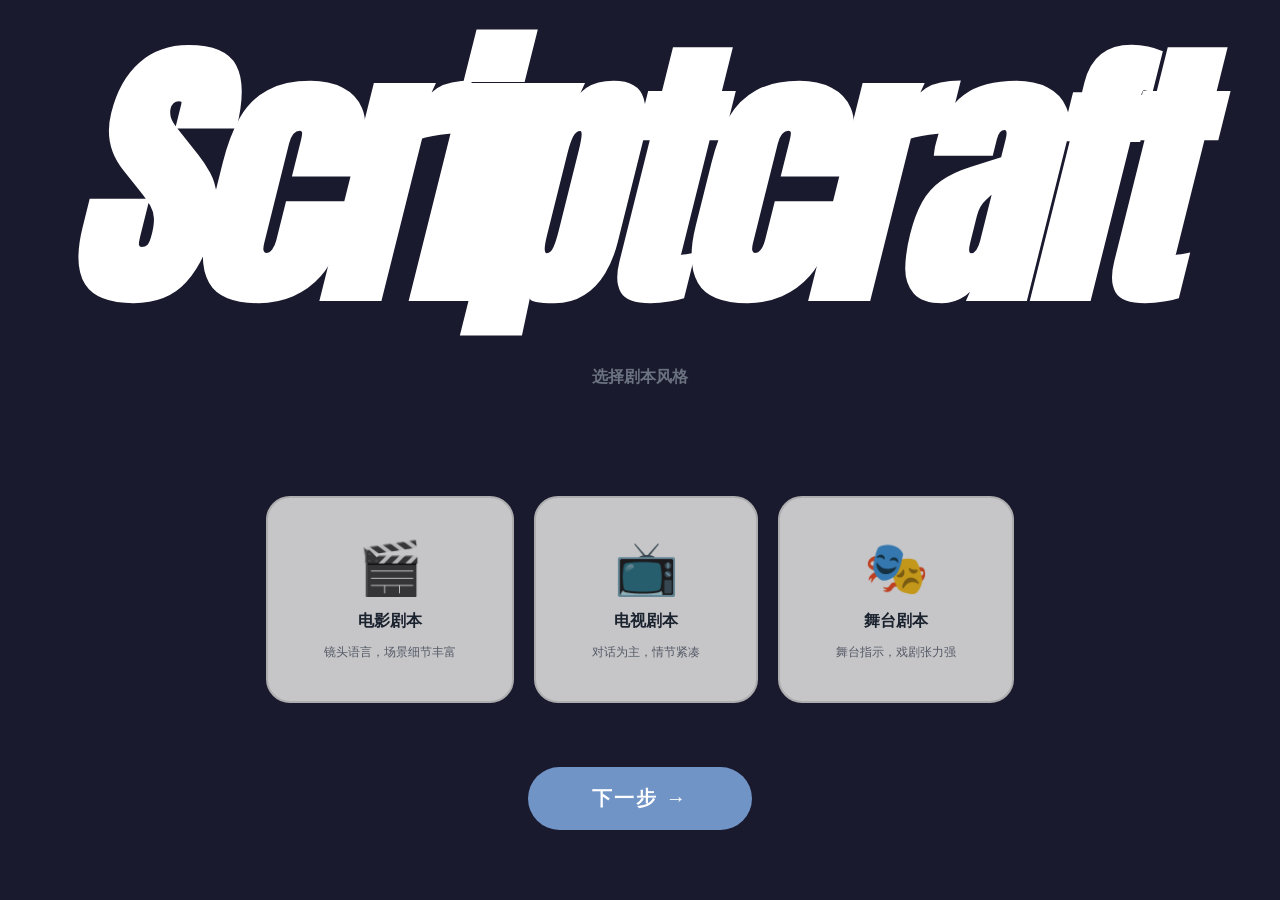
<file: frontend/index.html>
<!DOCTYPE html>
<html lang="zh-CN">
<head>
  <meta charset="UTF-8">
  <meta name="viewport" content="width=device-width, initial-scale=1.0">
  <title>Scriptcraft</title>
  <link rel="stylesheet" href="style.css">
  <link href="https://fonts.googleapis.com/css2?family=Anton&display=swap" rel="stylesheet">
</head>
<body>

<!-- =====================================================
     Scriptcraft 主页面
     页面结构：
       1. 欢迎页        #welcome-page
       2. 输入选择页    #input-select-page
       3. 文字输入页    #text-page
       4. 文件上传页    #file-page
       5. 剧本查看页    #view-script-page
       6. 人物卡查看页  #view-card-page
       7. 人物卡库页    #character-card-page
       8. 剧本库页      #library-page
       9. 人物关系图页  #relationship-page
       10. 分镜脚本页   #storyboard-page
     ===================================================== -->

<!-- ===== 1. 欢迎页：风格选择 ===== -->
<div id="welcome-page" class="page active">
  <!-- 电影胶片装饰（左） -->
  <svg class="film-strip-left" viewBox="0 0 80 900" preserveAspectRatio="none" xmlns="http://www.w3.org/2000/svg">
    <rect width="80" height="900" fill="#4a2e08"/>
    <g fill="#e8dfc0">
      <rect x="8" y="10" width="14" height="22" rx="2"/><rect x="58" y="10" width="14" height="22" rx="2"/>
      <rect x="8" y="42" width="14" height="22" rx="2"/><rect x="58" y="42" width="14" height="22" rx="2"/>
      <rect x="8" y="74" width="14" height="22" rx="2"/><rect x="58" y="74" width="14" height="22" rx="2"/>
      <rect x="8" y="106" width="14" height="22" rx="2"/><rect x="58" y="106" width="14" height="22" rx="2"/>
      <rect x="8" y="138" width="14" height="22" rx="2"/><rect x="58" y="138" width="14" height="22" rx="2"/>
      <rect x="8" y="170" width="14" height="22" rx="2"/><rect x="58" y="170" width="14" height="22" rx="2"/>
      <rect x="8" y="202" width="14" height="22" rx="2"/><rect x="58" y="202" width="14" height="22" rx="2"/>
      <rect x="8" y="234" width="14" height="22" rx="2"/><rect x="58" y="234" width="14" height="22" rx="2"/>
      <rect x="8" y="266" width="14" height="22" rx="2"/><rect x="58" y="266" width="14" height="22" rx="2"/>
      <rect x="8" y="298" width="14" height="22" rx="2"/><rect x="58" y="298" width="14" height="22" rx="2"/>
      <rect x="8" y="330" width="14" height="22" rx="2"/><rect x="58" y="330" width="14" height="22" rx="2"/>
      <rect x="8" y="362" width="14" height="22" rx="2"/><rect x="58" y="362" width="14" height="22" rx="2"/>
      <rect x="8" y="394" width="14" height="22" rx="2"/><rect x="58" y="394" width="14" height="22" rx="2"/>
      <rect x="8" y="426" width="14" height="22" rx="2"/><rect x="58" y="426" width="14" height="22" rx="2"/>
      <rect x="8" y="458" width="14" height="22" rx="2"/><rect x="58" y="458" width="14" height="22" rx="2"/>
      <rect x="8" y="490" width="14" height="22" rx="2"/><rect x="58" y="490" width="14" height="22" rx="2"/>
      <rect x="8" y="522" width="14" height="22" rx="2"/><rect x="58" y="522" width="14" height="22" rx="2"/>
      <rect x="8" y="554" width="14" height="22" rx="2"/><rect x="58" y="554" width="14" height="22" rx="2"/>
      <rect x="8" y="586" width="14" height="22" rx="2"/><rect x="58" y="586" width="14" height="22" rx="2"/>
      <rect x="8" y="618" width="14" height="22" rx="2"/><rect x="58" y="618" width="14" height="22" rx="2"/>
      <rect x="8" y="650" width="14" height="22" rx="2"/><rect x="58" y="650" width="14" height="22" rx="2"/>
      <rect x="8" y="682" width="14" height="22" rx="2"/><rect x="58" y="682" width="14" height="22" rx="2"/>
      <rect x="8" y="714" width="14" height="22" rx="2"/><rect x="58" y="714" width="14" height="22" rx="2"/>
      <rect x="8" y="746" width="14" height="22" rx="2"/><rect x="58" y="746" width="14" height="22" rx="2"/>
      <rect x="8" y="778" width="14" height="22" rx="2"/><rect x="58" y="778" width="14" height="22" rx="2"/>
      <rect x="8" y="810" width="14" height="22" rx="2"/><rect x="58" y="810" width="14" height="22" rx="2"/>
      <rect x="8" y="842" width="14" height="22" rx="2"/><rect x="58" y="842" width="14" height="22" rx="2"/>
      <rect x="8" y="874" width="14" height="22" rx="2"/><rect x="58" y="874" width="14" height="22" rx="2"/>
    </g>
  </svg>
  <!-- 电影胶片装饰（右） -->
  <svg class="film-strip-right" viewBox="0 0 80 900" preserveAspectRatio="none" xmlns="http://www.w3.org/2000/svg">
    <rect width="80" height="900" fill="#4a2e08"/>
    <g fill="#e8dfc0">
      <rect x="8" y="10" width="14" height="22" rx="2"/><rect x="58" y="10" width="14" height="22" rx="2"/>
      <rect x="8" y="42" width="14" height="22" rx="2"/><rect x="58" y="42" width="14" height="22" rx="2"/>
      <rect x="8" y="74" width="14" height="22" rx="2"/><rect x="58" y="74" width="14" height="22" rx="2"/>
      <rect x="8" y="106" width="14" height="22" rx="2"/><rect x="58" y="106" width="14" height="22" rx="2"/>
      <rect x="8" y="138" width="14" height="22" rx="2"/><rect x="58" y="138" width="14" height="22" rx="2"/>
      <rect x="8" y="170" width="14" height="22" rx="2"/><rect x="58" y="170" width="14" height="22" rx="2"/>
      <rect x="8" y="202" width="14" height="22" rx="2"/><rect x="58" y="202" width="14" height="22" rx="2"/>
      <rect x="8" y="234" width="14" height="22" rx="2"/><rect x="58" y="234" width="14" height="22" rx="2"/>
      <rect x="8" y="266" width="14" height="22" rx="2"/><rect x="58" y="266" width="14" height="22" rx="2"/>
      <rect x="8" y="298" width="14" height="22" rx="2"/><rect x="58" y="298" width="14" height="22" rx="2"/>
      <rect x="8" y="330" width="14" height="22" rx="2"/><rect x="58" y="330" width="14" height="22" rx="2"/>
      <rect x="8" y="362" width="14" height="22" rx="2"/><rect x="58" y="362" width="14" height="22" rx="2"/>
      <rect x="8" y="394" width="14" height="22" rx="2"/><rect x="58" y="394" width="14" height="22" rx="2"/>
      <rect x="8" y="426" width="14" height="22" rx="2"/><rect x="58" y="426" width="14" height="22" rx="2"/>
      <rect x="8" y="458" width="14" height="22" rx="2"/><rect x="58" y="458" width="14" height="22" rx="2"/>
      <rect x="8" y="490" width="14" height="22" rx="2"/><rect x="58" y="490" width="14" height="22" rx="2"/>
      <rect x="8" y="522" width="14" height="22" rx="2"/><rect x="58" y="522" width="14" height="22" rx="2"/>
      <rect x="8" y="554" width="14" height="22" rx="2"/><rect x="58" y="554" width="14" height="22" rx="2"/>
      <rect x="8" y="586" width="14" height="22" rx="2"/><rect x="58" y="586" width="14" height="22" rx="2"/>
      <rect x="8" y="618" width="14" height="22" rx="2"/><rect x="58" y="618" width="14" height="22" rx="2"/>
      <rect x="8" y="650" width="14" height="22" rx="2"/><rect x="58" y="650" width="14" height="22" rx="2"/>
      <rect x="8" y="682" width="14" height="22" rx="2"/><rect x="58" y="682" width="14" height="22" rx="2"/>
      <rect x="8" y="714" width="14" height="22" rx="2"/><rect x="58" y="714" width="14" height="22" rx="2"/>
      <rect x="8" y="746" width="14" height="22" rx="2"/><rect x="58" y="746" width="14" height="22" rx="2"/>
      <rect x="8" y="778" width="14" height="22" rx="2"/><rect x="58" y="778" width="14" height="22" rx="2"/>
      <rect x="8" y="810" width="14" height="22" rx="2"/><rect x="58" y="810" width="14" height="22" rx="2"/>
      <rect x="8" y="842" width="14" height="22" rx="2"/><rect x="58" y="842" width="14" height="22" rx="2"/>
      <rect x="8" y="874" width="14" height="22" rx="2"/><rect x="58" y="874" width="14" height="22" rx="2"/>
    </g>
  </svg>

  <!-- 主内容 -->
  <div class="welcome-container">
    <h1>Scriptcraft</h1>
    <p class="section-label">选择剧本风格</p>
    <div class="style-btns">
      <button class="style-btn" onclick="selectStyle(this, '电影剧本')">
        <span class="btn-icon">🎬</span>
        <span class="btn-title">电影剧本</span>
        <span class="btn-desc">镜头语言，场景细节丰富</span>
      </button>
      <button class="style-btn" onclick="selectStyle(this, '电视剧本')">
        <span class="btn-icon">📺</span>
        <span class="btn-title">电视剧本</span>
        <span class="btn-desc">对话为主，情节紧凑</span>
      </button>
      <button class="style-btn" onclick="selectStyle(this, '舞台剧本')">
        <span class="btn-icon">🎭</span>
        <span class="btn-title">舞台剧本</span>
        <span class="btn-desc">舞台指示，戏剧张力强</span>
      </button>
    </div>
    <button class="next-btn" onclick="checkStyleAndNext()">下一步 →</button>
  </div>

  <!-- 舞台聚光灯效果 -->
  <div class="spotlight-overlay" id="spotlight-overlay">
    <div class="spotlight-beam" id="spotlight-beam"></div>
  </div>

  <!-- 欢迎页提示弹窗 -->
  <div class="modal-overlay" id="welcome-modal">
    <div class="modal-box">
      <p id="welcome-modal-msg">提示</p>
      <button class="modal-confirm" onclick="closeWelcomeModal()">确认</button>
    </div>
  </div>
</div>

<!-- ===== 2. 输入方式选择页 ===== -->
<div id="input-select-page" class="page">
  <div class="welcome-container">
    <h1>Scriptcraft</h1>
    <p class="section-label">选择输入方式</p>
    <div class="choose-btns">
      <button class="choose-btn" onclick="goTo('text')">
        <span class="btn-icon">📝</span>
        <span class="btn-title">文字输入</span>
        <span class="btn-desc">直接粘贴小说文本</span>
      </button>
      <button class="choose-btn" onclick="goTo('file')">
        <span class="btn-icon">📂</span>
        <span class="btn-title">文件上传</span>
        <span class="btn-desc">上传 .txt /.docx./.pdf文件</span>
      </button>
    </div>
    <button class="back-welcome-btn" onclick="goTo('welcome')">← 返回</button>
  </div>
</div>

<!-- ===== 3. 文字输入页 ===== -->
<div id="text-page" class="page">
  <button class="back-btn" onclick="goTo('welcome')">← 返回</button>
  <header>
    <h1>ScriptCraft</h1>
    <p>AI 小说转剧本工具</p>
  </header>
  <main>
    <!-- 左侧：小说输入 -->
    <div id="input-panel">
      <div class="panel-header">
        <h2>小说输入</h2>
        <button id="convert-btn" onclick="convertText()">开始转换</button>
      </div>
      <textarea id="novel-input" placeholder="在这里粘贴小说原文..."></textarea>
    </div>

    <!-- 右侧：输出面板（含剧本/人物卡/评价三个Tab） -->
    <div id="output-panel">
      <div class="tab-bar">
        <div class="tab active" onclick="switchTab(this, 'script')">剧本输出</div>
        <div class="tab" onclick="switchTab(this, 'character')">人物卡</div>
        <div class="tab" onclick="switchTab(this, 'review')">评价建议</div>
        <div class="panel-actions" style="margin-left:auto;padding:4px 8px;">
          <button id="copy-btn" onclick="copyOutput()">复制</button>
          <button id="save-btn" onclick="handleSave()">保存</button>
        </div>
      </div>
      <!-- Tab: 剧本输出 -->
      <div class="tab-content" id="tab-script">
        <textarea id="output-content" style="width:100%;height:400px;font-family:monospace;font-size:13px;line-height:1.7;padding:12px;border:1px solid #e0e0e0;border-radius:6px;resize:vertical;outline:none;">转换结果将显示在这里...</textarea>
        <div id="edit-area">
          <input type="text" id="edit-input" placeholder="输入修改要求，例如：把第一场景改成夜晚...">
          <button id="edit-btn" onclick="editScript()">修改剧本</button>
        </div>
      </div>
      <!-- Tab: 人物卡 -->
      <div class="tab-content" id="tab-character" style="display:none;">
        <div id="character-cards"><p style="color:#9ca3af;padding:20px;">生成剧本后自动生成人物卡...</p></div>
      </div>
      <!-- Tab: 评价建议 -->
      <div class="tab-content" id="tab-review" style="display:none;">
        <div id="review-content"><p style="color:#9ca3af;padding:20px;">生成剧本后自动生成评价...</p></div>
      </div>
    </div>
  </main>

  <!-- 弹窗：命名剧本 -->
  <div class="modal-overlay" id="name-modal">
    <div class="modal-box">
      <p>给剧本起个名字</p>
      <input type="text" id="script-name-input" placeholder="未命名剧本" style="width:100%;padding:10px 12px;border:1.5px solid #e0e0e0;border-radius:12px;font-size:14px;margin-bottom:16px;outline:none;font-family:'Microsoft YaHei',sans-serif;">
      <div style="display:flex;gap:8px;justify-content:center;">
        <button class="modal-confirm" onclick="confirmSaveName()">确认</button>
        <button style="background:#e0e0e0;color:#333;" class="modal-confirm" onclick="closeNameModal()">取消</button>
      </div>
    </div>
  </div>
  <!-- 弹窗：保存方式选择 -->
  <div class="modal-overlay" id="save-modal">
    <div class="modal-box">
      <p>选择保存方式</p>
      <div style="display:flex;flex-direction:column;gap:12px;margin-top:8px;">
        <button class="modal-confirm" onclick="showExportModal()">💾 保存到设备</button>
        <button class="modal-confirm" onclick="saveToLibrary(); closeSaveModal()">📚 保存到剧本库</button>
        <button style="background:#e0e0e0;color:#333;" class="modal-confirm" onclick="closeSaveModal()">取消</button>
      </div>
    </div>
  </div>
  <!-- 弹窗：导出格式选择 -->
  <div class="modal-overlay" id="export-modal">
    <div class="modal-box">
      <p>选择导出格式</p>
      <div style="display:flex;flex-direction:column;gap:12px;margin-top:8px;">
        <button class="modal-confirm" onclick="exportAs('yaml')">YAML</button>
        <button class="modal-confirm" onclick="exportAs('docx')">Word (.docx)</button>
        <button class="modal-confirm" onclick="exportAs('pdf')">PDF</button>
        <button style="background:#e0e0e0;color:#333;" class="modal-confirm" onclick="closeExportModal()">取消</button>
      </div>
    </div>
  </div>
  <!-- 弹窗：通用提示 -->
  <div class="modal-overlay" id="modal">
    <div class="modal-box">
      <p id="modal-msg">提示</p>
      <button class="modal-confirm" onclick="closeModal()">确认</button>
    </div>
  </div>
</div>

<!-- ===== 4. 文件上传页 ===== -->
<div id="file-page" class="page">
  <button class="back-btn" onclick="goTo('welcome')">← 返回</button>
  <header>
    <h1>ScriptCraft</h1>
    <p>AI 小说转剧本工具</p>
  </header>
  <main>
    <!-- 左侧：文件上传 -->
    <div id="file-input-panel">
      <div class="panel-header">
        <h2>文件上传</h2>
        <button id="file-convert-btn" onclick="convertFile()">开始转换</button>
      </div>
      <div class="upload-area" id="upload-area" onclick="document.getElementById('file-input').click()">
        <p>点击上传文件</p>
        <span>支持 .txt / .docx / .pdf 格式</span>
        <input type="file" id="file-input" accept=".txt,.docx,.pdf" onchange="handleFile(event)">
      </div>
      <p id="file-name">未选择文件</p>
      <button id="clear-file-btn" onclick="clearFile()" style="display:none;margin-bottom:12px;padding:6px 16px;background:transparent;border:1.5px solid #e0e0e0;border-radius:20px;font-size:13px;cursor:pointer;color:#6b7280;font-family:'Microsoft YaHei',sans-serif;">✕ 重新选择</button>
    </div>

    <!-- 右侧：输出面板 -->
    <div id="file-output-panel">
      <div style="display:flex;align-items:center;justify-content:space-between;border-bottom:2px solid #e0e0e0;margin-bottom:16px;">
        <div style="display:flex;">
          <div class="tab active" onclick="switchTab(this, 'file-script')">剧本输出</div>
          <div class="tab" onclick="switchTab(this, 'file-character')">人物卡</div>
          <div class="tab" onclick="switchTab(this, 'file-review')">评价建议</div>
        </div>
        <div class="panel-actions" style="padding-right:8px;">
          <button id="file-copy-btn" onclick="copyFileOutput()">复制</button>
          <button id="file-save-btn" onclick="handleFileSave()">保存</button>
        </div>
      </div>
      <!-- Tab: 剧本输出 -->
      <div class="tab-content" id="tab-file-script">
        <pre id="file-output-content">转换结果将显示在这里...</pre>
        <div id="file-edit-area">
          <input type="text" id="file-edit-input" placeholder="输入修改要求，例如：把第一场景改成夜晚...">
          <button id="file-edit-btn" onclick="editFileScript()">修改剧本</button>
        </div>
      </div>
      <!-- Tab: 人物卡 -->
      <div class="tab-content" id="tab-file-character" style="display:none;">
        <div id="file-character-cards"><p style="color:#9ca3af;padding:20px;">生成剧本后自动生成人物卡...</p></div>
      </div>
      <!-- Tab: 评价建议 -->
      <div class="tab-content" id="tab-file-review" style="display:none;">
        <div id="file-review-content"><p style="color:#9ca3af;padding:20px;">生成剧本后自动生成评价...</p></div>
      </div>
    </div>
  </main>

  <!-- 弹窗：保存方式选择 -->
  <div class="modal-overlay" id="file-save-modal">
    <div class="modal-box">
      <p>选择保存方式</p>
      <div style="display:flex;flex-direction:column;gap:12px;margin-top:8px;">
        <button class="modal-confirm" onclick="showFileExportModal()">💾 保存到设备</button>
        <button class="modal-confirm" onclick="saveToLibrary(); closeFileSaveModal()">📚 保存到剧本库</button>
        <button style="background:#e0e0e0;color:#333;" class="modal-confirm" onclick="closeFileSaveModal()">取消</button>
      </div>
    </div>
  </div>
  <!-- 弹窗：导出格式选择 -->
  <div class="modal-overlay" id="file-export-modal">
    <div class="modal-box">
      <p>选择导出格式</p>
      <div style="display:flex;flex-direction:column;gap:12px;margin-top:8px;">
        <button class="modal-confirm" onclick="exportAs('yaml')">YAML</button>
        <button class="modal-confirm" onclick="exportAs('docx')">Word (.docx)</button>
        <button class="modal-confirm" onclick="exportAs('pdf')">PDF</button>
        <button style="background:#e0e0e0;color:#333;" class="modal-confirm" onclick="closeFileExportModal()">取消</button>
      </div>
    </div>
  </div>
  <!-- 弹窗：通用提示 -->
  <div class="modal-overlay" id="file-modal">
    <div class="modal-box">
      <p id="file-modal-msg">提示</p>
      <button class="modal-confirm" onclick="closeFileModal()">确认</button>
    </div>
  </div>
</div>

<!-- ===== 5. 剧本详情查看页 ===== -->
<div id="view-script-page" class="page" style="background:#f8faff;min-height:100vh;">
  <header style="background:#7194c6;border-bottom:1px solid #4a72b0;">
    <h1>ScriptCraft</h1>
    <p id="view-script-title">剧本详情</p>
    <button class="back-btn" onclick="goTo('library')">← 返回</button>
  </header>
  <div style="max-width:860px;margin:0 auto;padding:24px;">
    <pre id="view-script-content" style="white-space:pre-wrap;word-break:break-all;font-size:14px;line-height:1.8;color:#1f2937;background:#fff;padding:24px;border-radius:12px;border:1px solid #e0e0e0;overflow-x:hidden;width:100%;box-sizing:border-box;"></pre>
  </div>
</div>

<!-- ===== 6. 人物卡查看页 ===== -->
<div id="view-card-page" class="page" style="background:#f8faff;min-height:100vh;">
  <header style="background:#7194c6;border-bottom:1px solid #4a72b0;">
    <h1>ScriptCraft</h1>
    <p id="view-card-title">人物卡详情</p>
    <button class="back-btn" onclick="goTo('character-card')">← 返回</button>
  </header>
  <div style="max-width:900px;margin:0 auto;padding:24px;">
    <div id="view-card-content"></div>
  </div>
</div>

<!-- ===== 7. 人物卡库页 ===== -->
<div id="character-card-page" class="page">
  <button class="back-btn" onclick="goTo('welcome')">← 返回</button>
  <header>
    <h1>ScriptCraft</h1>
    <p>人物卡库</p>
  </header>
  <div id="card-library-container" style="max-width:900px;margin:0 auto;padding:24px;">
    <div id="card-library-content"></div>
  </div>
</div>

<!-- ===== 8. 剧本库页 ===== -->
<div id="library-page" class="page">
  <button class="back-btn" onclick="goTo('welcome')">← 返回</button>
  <header>
    <h1>ScriptCraft</h1>
    <p>剧本库</p>
  </header>
  <div id="library-container">
    <div id="library-toolbar">
      <button onclick="createFolder()">📁 新建文件夹</button>
      <span id="current-path">全部剧本</span>
    </div>
    <div id="library-content"></div>
  </div>

  <!-- 弹窗：导出格式 -->
  <div class="modal-overlay" id="lib-export-modal">
    <div class="modal-box">
      <p>选择导出格式</p>
      <div style="display:flex;flex-direction:column;gap:12px;margin-top:8px;">
        <button class="modal-confirm" onclick="exportLibScriptAs('yaml')">YAML</button>
        <button class="modal-confirm" onclick="exportLibScriptAs('docx')">Word (.docx)</button>
        <button class="modal-confirm" onclick="exportLibScriptAs('pdf')">PDF</button>
        <button style="background:#e0e0e0;color:#333;" class="modal-confirm" onclick="closeLibExportModal()">取消</button>
      </div>
    </div>
  </div>
  <!-- 弹窗：新建文件夹 -->
  <div class="modal-overlay" id="folder-name-modal">
    <div class="modal-box">
      <p>文件夹名称</p>
      <input type="text" id="folder-name-input" placeholder="输入文件夹名称" style="width:100%;padding:10px 12px;border:1.5px solid #e0e0e0;border-radius:12px;font-size:14px;margin-bottom:16px;outline:none;font-family:'Microsoft YaHei',sans-serif;">
      <div style="display:flex;gap:8px;justify-content:center;">
        <button class="modal-confirm" onclick="confirmCreateFolder()">确认</button>
        <button style="background:#e0e0e0;color:#333;" class="modal-confirm" onclick="closeFolderNameModal()">取消</button>
      </div>
    </div>
  </div>
  <!-- 弹窗：移动到文件夹 -->
  <div class="modal-overlay" id="move-script-modal">
    <div class="modal-box">
      <p>移动到哪个文件夹？</p>
      <div id="move-folder-list" style="display:flex;flex-direction:column;gap:8px;margin-top:8px;max-height:300px;overflow-y:auto;"></div>
      <button style="background:#e0e0e0;color:#333;margin-top:12px;" class="modal-confirm" onclick="closeMoveModal()">取消</button>
    </div>
  </div>
  <!-- 弹窗：删除确认 -->
  <div class="modal-overlay" id="delete-script-modal">
    <div class="modal-box">
      <p>确认删除？</p>
      <div style="display:flex;gap:8px;justify-content:center;">
        <button class="modal-confirm" onclick="confirmDeleteScript()">确认</button>
        <button style="background:#e0e0e0;color:#333;" class="modal-confirm" onclick="closeDeleteModal()">取消</button>
      </div>
    </div>
  </div>
</div>

<!-- ===== 9. 人物关系图页 ===== -->
<div id="relationship-page" class="page">
  <header style="background:#2e2013;border-bottom:1px solid #3d2800;">
    <h1>ScriptCraft</h1>
    <p style="color:#c8a882;">人物关系图</p>
    <button class="back-btn" onclick="goTo('welcome')">← 返回</button>
    <button class="rel-import-btn" onclick="showRelImportModal()">导入剧本</button>
    <button class="rel-save-btn" onclick="saveRelationship()">保存</button>
    <button class="rel-history-btn" onclick="showRelHistory()">我的关系图 ▾</button>
  </header>

  <!-- 关系图展示区 -->
  <div id="relationship-container">
    <div id="script-selector"></div>
    <div id="relationship-graph"></div>
  </div>

  <!-- 弹窗：我的关系图历史 -->
  <div class="modal-overlay" id="rel-history-modal">
    <div class="modal-box" style="background:#f5ede0;border:2px solid #8B4513;border-radius:16px;width:400px;">
      <p style="color:#6b3a1f;font-weight:700;">我的关系图</p>
      <div id="rel-history-list" style="display:flex;flex-direction:column;gap:8px;margin-top:8px;max-height:320px;overflow-y:auto;"></div>
      <button style="background:#c8a882;color:#6b3a1f;margin-top:12px;" class="modal-confirm" onclick="closeRelHistory()">关闭</button>
    </div>
  </div>
  <!-- 弹窗：导入来源选择 -->
  <div class="modal-overlay" id="rel-import-modal">
    <div class="modal-box" style="background:#f5ede0;border:2px solid #8B4513;border-radius:16px;">
      <p style="color:#6b3a1f;font-weight:700;">选择导入来源</p>
      <div style="display:flex;flex-direction:column;gap:12px;margin-top:8px;">
        <button class="modal-confirm" style="background:#8B4513;" onclick="importFromDevice()">从此设备导入</button>
        <button class="modal-confirm" style="background:#8B4513;" onclick="showRelScriptList()">从剧本库导入</button>
        <button style="background:#c8a882;color:#6b3a1f;" class="modal-confirm" onclick="closeRelImportModal()">取消</button>
      </div>
    </div>
  </div>
  <!-- 弹窗：剧本选择列表 -->
  <div class="modal-overlay" id="rel-script-list-modal">
    <div class="modal-box" style="background:#f5ede0;border:2px solid #8B4513;border-radius:16px;">
      <p style="color:#6b3a1f;font-weight:700;">选择剧本</p>
      <div id="rel-script-list" style="display:flex;flex-direction:column;gap:8px;margin-top:8px;max-height:300px;overflow-y:auto;"></div>
      <button style="background:#c8a882;color:#6b3a1f;margin-top:12px;" class="modal-confirm" onclick="closeRelScriptList()">取消</button>
    </div>
  </div>
</div>

<!-- ===== 10. 分镜脚本页 ===== -->
<div id="storyboard-page" class="page">
  <header>
    <h1>ScriptCraft</h1>
    <p>分镜脚本</p>
    <button class="back-btn" onclick="goTo('welcome')">← 返回</button>
    <button class="rel-import-btn" onclick="showStoryboardImportModal()">导入剧本</button>
    <button class="storyboard-save-btn" onclick="showStoryboardSaveModal()">保存</button>
    <button class="storyboard-history-btn" onclick="showStoryboardHistory()">我的分镜 ▾</button>
  </header>

  <!-- 分镜卡片展示区 -->
  <div id="storyboard-container">
    <div id="storyboard-shots">
      <p style="text-align:center;padding:60px;color:#5ba3b8;">请先导入剧本生成分镜</p>
    </div>
  </div>

  <!-- 弹窗：导入来源选择 -->
  <div class="modal-overlay" id="storyboard-import-modal">
    <div class="modal-box" style="background:#1a2535;border:1.5px solid #1f3040;">
      <p style="color:#d1e8f0;">选择导入来源</p>
      <div style="display:flex;flex-direction:column;gap:12px;margin-top:8px;">
        <button class="modal-confirm" style="background:#1f3040;color:#a8cdd8;border:1.5px solid #a8cdd8;" onclick="storyboardFromDevice()">从此设备导入</button>
        <button class="modal-confirm" style="background:#1f3040;color:#a8cdd8;border:1.5px solid #a8cdd8;" onclick="storyboardFromLibrary()">从剧本库导入</button>
        <button style="background:#0a0f1a;color:#a8cdd8;border:1.5px solid #1f3040;" class="modal-confirm" onclick="closeStoryboardImportModal()">取消</button>
      </div>
    </div>
  </div>
  <!-- 弹窗：剧本选择列表 -->
  <div class="modal-overlay" id="storyboard-script-list-modal">
    <div class="modal-box" style="background:#1a2535;border:1.5px solid #1f3040;">
      <p style="color:#d1e8f0;">选择剧本</p>
      <div id="storyboard-script-list" style="display:flex;flex-direction:column;gap:8px;margin-top:8px;max-height:300px;overflow-y:auto;"></div>
      <button style="background:#0a0f1a;color:#a8cdd8;border:1.5px solid #1f3040;margin-top:12px;" class="modal-confirm" onclick="closeStoryboardScriptList()">取消</button>
    </div>
  </div>
  <!-- 弹窗：保存格式选择 -->
  <div class="modal-overlay" id="storyboard-save-modal">
    <div class="modal-box" style="background:#1a2535;border:1.5px solid #1f3040;">
      <p style="color:#d1e8f0;">选择保存格式</p>
      <div style="display:flex;flex-direction:column;gap:12px;margin-top:8px;">
        <button class="modal-confirm" style="background:#1f3040;color:#a8cdd8;border:1.5px solid #a8cdd8;" onclick="saveStoryboard('yaml')">YAML</button>
        <button class="modal-confirm" style="background:#1f3040;color:#a8cdd8;border:1.5px solid #a8cdd8;" onclick="saveStoryboard('docx')">Word (.docx)</button>
        <button class="modal-confirm" style="background:#1f3040;color:#a8cdd8;border:1.5px solid #a8cdd8;" onclick="saveStoryboard('pdf')">PDF</button>
        <button style="background:#0a0f1a;color:#a8cdd8;border:1.5px solid #1f3040;" class="modal-confirm" onclick="closeStoryboardSaveModal()">取消</button>
      </div>
    </div>
  </div>
  <!-- 弹窗：我的分镜历史 -->
  <div class="modal-overlay" id="storyboard-history-modal">
    <div class="modal-box" style="background:#1a2535;border:1.5px solid #1f3040;width:400px;">
      <p style="color:#d1e8f0;">我的分镜</p>
      <div id="storyboard-history-list" style="display:flex;flex-direction:column;gap:8px;margin-top:8px;max-height:320px;overflow-y:auto;"></div>
      <button style="background:#0a0f1a;color:#a8cdd8;border:1.5px solid #1f3040;margin-top:12px;" class="modal-confirm" onclick="closeStoryboardHistory()">关闭</button>
    </div>
  </div>
</div>

<!-- ===== 底部抽屉导航 ===== -->
<div id="bottom-drawer-hint" onclick="showDrawer()"></div>
<div id="bottom-drawer">
  <div class="drawer-handle" onclick="hideDrawer()"></div>
  <div class="drawer-big-title">Scriptcraft</div>
  <div class="drawer-content">
    <div class="drawer-item" onclick="goTo('library'); hideDrawer()">
      <span>剧本库</span>
    </div>
    <div class="drawer-item" onclick="goTo('relationship'); hideDrawer()">
      <span>人物关系</span>
    </div>
    <div class="drawer-item" onclick="goTo('storyboard'); hideDrawer()">
      <span>分镜脚本</span>
    </div>
    <div class="drawer-item" onclick="goTo('character-card'); hideDrawer()">
      <span>人物卡库</span>
    </div>
  </div>
</div>

<!-- ===== 全局弹窗：人物卡命名（需在全局以便各页面调用） ===== -->
<div class="modal-overlay" id="card-name-modal" style="z-index:99999;">
  <div class="modal-box">
    <p>给人物卡起个名字</p>
    <input type="text" id="card-name-input" placeholder="未命名人物卡" style="width:100%;padding:10px 12px;border:1.5px solid #e0e0e0;border-radius:12px;font-size:14px;margin-bottom:16px;outline:none;font-family:'Microsoft YaHei',sans-serif;">
    <div style="display:flex;gap:8px;justify-content:center;">
      <button class="modal-confirm" onclick="confirmCardName()">确认</button>
      <button style="background:#e0e0e0;color:#333;" class="modal-confirm" onclick="closeCardNameModal()">取消</button>
    </div>
  </div>
</div>

<script src="script.js"></script>
</body>
</html>
</file>
<file: frontend/style.css>
/* =============================================================================
   Scriptcraft 全局样式
   ============================================================================= */

/* ===== 全局重置 ===== */
* {
  margin: 0;
  padding: 0;
  box-sizing: border-box;
}

body {
  font-family: 'Microsoft YaHei', sans-serif;
  background: #1a1a2e;
  color: #333;
}

/* ===== 页面切换 ===== */
.page { display: none; }
.page.active { display: block; }

/* =============================================================================
   欢迎页
   ============================================================================= */

.welcome-container {
  display: flex;
  flex-direction: column;
  align-items: center;
  justify-content: center;
  height: 100vh;
  gap: 32px;
  position: relative;
  z-index: 10;
  overflow: hidden;
}

.welcome-container h1 {
  font-family: 'Anton', sans-serif;
  font-size: clamp(220px, 22vw, 420px);
  line-height: 0.8;
  letter-spacing: -0.03em;
  font-style: italic;
  text-align: left;
  padding-left: 60px;
  width: 100%;
  color: #ffffff;
  position: relative;
  z-index: 1;
}

.section-label {
  font-size: 28px;
  font-weight: 600;
  color: rgba(255,255,255,0.7);
  margin-bottom: 20px;
  margin-top: 40px;
  position: relative;
  z-index: 15;
}

.welcome-container p {
  font-size: 16px;
  color: #6b7280;
  margin-bottom: 16px;
  position: relative;
  z-index: 11;
}

/* ===== 风格选择按钮 ===== */
.style-btns { display: flex; flex-direction: row; gap: 20px; margin-bottom: 0; margin-top: 60px; }

.style-btn {
  display: flex;
  flex-direction: column;
  align-items: center;
  gap: 12px;
  padding: 40px 56px;
  background: #ffffff;
  border: 2px solid #e0e0e0;
  border-radius: 24px;
  cursor: pointer;
  transition: all 0.4s ease;
  font-family: 'Microsoft YaHei', sans-serif;
  position: relative;
  z-index: 6;
  filter: brightness(0.85);
  opacity: 0.9;
}

.style-btn .btn-icon { font-size: 52px; }
.style-btn:hover { filter: brightness(0.7); }

.style-btns .style-btn.active {
  border-color: #7194c6;
  background: #ffffff;
  box-shadow: 0 0 40px rgba(200,220,255,0.8), 0 0 80px rgba(200,220,255,0.4);
  transform: scale(1.05) translateY(-4px);
  opacity: 1;
  filter: brightness(1.1);
  z-index: 10;
}

.next-btn {
  position: relative;
  z-index: 10;
  margin-top: 32px;
  padding: 18px 64px;
  background: #7194c6;
  color: #ffffff;
  border: none;
  border-radius: 32px;
  font-size: 20px;
  font-family: 'Microsoft YaHei', sans-serif;
  cursor: pointer;
  font-weight: 800;
  transition: all 0.2s;
  letter-spacing: 0.1em;
}
.next-btn:hover { background: #4a72b0; transform: translateY(-2px); }

/* ===== 输入方式选择 ===== */
.choose-btns { display: flex; gap: 24px; }

.choose-btn {
  display: flex;
  flex-direction: column;
  align-items: center;
  gap: 8px;
  padding: 32px 48px;
  background: #ffffff;
  border: 2px solid #e0e0e0;
  border-radius: 16px;
  cursor: pointer;
  transition: all 0.2s;
  font-family: 'Microsoft YaHei', sans-serif;
}
.choose-btn:hover {
  border-color: #7194c6;
  box-shadow: 0 4px 16px rgba(113,148,198,0.2);
  transform: translateY(-2px);
}

.btn-icon { font-size: 36px; }
.btn-title { font-size: 16px; font-weight: 700; color: #1f2937; }
.btn-desc { font-size: 12px; color: #6b7280; }

.back-welcome-btn {
  margin-top: 24px;
  padding: 8px 24px;
  background: transparent;
  border: 1.5px solid #e0e0e0;
  border-radius: 20px;
  font-size: 13px;
  font-family: 'Microsoft YaHei', sans-serif;
  cursor: pointer;
  color: #6b7280;
  transition: all 0.2s;
  position: relative;
  z-index: 10;
}
.back-welcome-btn:hover { border-color: #7194c6; color: #7194c6; }

/* =============================================================================
   主题：电影 / 舞台 / 电视
   ============================================================================= */

#welcome-page { transition: background 0.5s ease; }

/* 电影主题 */
#welcome-page.theme-movie {
  background-color: #c8b48a;
  background-image:
    radial-gradient(ellipse at 15% 40%, rgba(160,110,40,0.5) 0%, transparent 55%),
    radial-gradient(ellipse at 85% 70%, rgba(140,90,20,0.4) 0%, transparent 50%),
    radial-gradient(ellipse at 50% 100%, rgba(100,60,10,0.3) 0%, transparent 40%);
}

.film-strip-left {
  display: none;
  position: fixed;
  left: 0; top: 0;
  width: 80px; height: 100vh;
  z-index: 20;
  pointer-events: none;
}
.film-strip-right {
  display: none;
  position: fixed;
  right: 0; top: 0;
  width: 80px; height: 100vh;
  z-index: 20;
  pointer-events: none;
}
#welcome-page.theme-movie .film-strip-left,
#welcome-page.theme-movie .film-strip-right { display: block; }

#welcome-page.theme-movie .welcome-container h1 {
  color: #2a1800;
  text-shadow: 1px 1px 3px rgba(0,0,0,0.2);
  font-style: italic;
}
#welcome-page.theme-movie .welcome-container p,
#welcome-page.theme-movie .section-label { color: #bec1ef; }
#welcome-page.theme-movie .next-btn { background: #6b4510; border-radius: 4px; }
#welcome-page.theme-movie .style-btns .style-btn.active {
  background: #f0e8d0;
  border: 2px solid #8b6914;
  box-shadow: 3px 3px 0px #8b6914, 6px 6px 0px #6b4e10, 8px 8px 15px rgba(0,0,0,0.4);
  transform: scale(1.05) rotate(-1.5deg) translateY(-4px);
  filter: sepia(15%) brightness(1.05);
  border-radius: 4px 20px 4px 20px;
  opacity: 1;
}

/* 舞台主题 */
#welcome-page.theme-stage {
  background: #1a0000;
  background-image: linear-gradient(to bottom, #1a0000 0%, #3d0000 40%, #1a0000 100%);
}
#welcome-page.theme-stage::before {
  content: '';
  position: fixed;
  top: 0; left: 0; bottom: 0;
  width: 100px;
  background: linear-gradient(to right, #6b0000, #cc0000, #8b0000);
  clip-path: polygon(0 0, 100% 0, 80% 100%, 0 100%);
  z-index: 20;
  pointer-events: none;
}
#welcome-page.theme-stage::after {
  content: '';
  position: fixed;
  top: 0; right: 0; bottom: 0;
  width: 100px;
  background: linear-gradient(to left, #6b0000, #cc0000, #8b0000);
  clip-path: polygon(0 0, 100% 0, 100% 100%, 20% 100%);
  z-index: 20;
  pointer-events: none;
}
#welcome-page.theme-stage .spotlight-beam {
  background: linear-gradient(to bottom,
    rgba(255,200,150,0.0) 0%, rgba(255,200,150,0.25) 15%,
    rgba(255,180,100,0.35) 45%, rgba(255,150,80,0.1) 70%,
    rgba(255,150,80,0.0) 100%);
}
#welcome-page.theme-stage .welcome-container h1 { color: #ffddcc; text-shadow: 0 0 20px rgba(255,100,50,0.5); }
#welcome-page.theme-stage .welcome-container p,
#welcome-page.theme-stage .section-label { color: #cc9988; }
#welcome-page.theme-stage .next-btn { background: #8b0000; }
#welcome-page.theme-stage .next-btn:hover { background: #cc0000; }
#welcome-page.theme-stage .style-btns .style-btn.active {
  box-shadow: 0 0 40px rgba(255,150,80,0.8), 0 0 80px rgba(255,100,50,0.4);
}

/* 电视主题 */
#welcome-page.theme-tv {
  background: #050514;
  background-image: linear-gradient(135deg, #0a0a2e 0%, #1a1060 50%, #0a0a2e 100%);
}
#welcome-page.theme-tv::before {
  content: '';
  position: fixed;
  inset: 16px;
  border: 3px solid rgba(100,150,255,0.4);
  border-radius: 24px;
  box-shadow: inset 0 0 40px rgba(100,150,255,0.1), 0 0 40px rgba(100,150,255,0.2);
  pointer-events: none;
  z-index: 20;
}
#welcome-page.theme-tv .welcome-container h1 { color: #a0c4ff; text-shadow: 0 0 20px rgba(100,150,255,0.6); }
#welcome-page.theme-tv .welcome-container p,
#welcome-page.theme-tv .section-label { color: #6080aa; }
#welcome-page.theme-tv .next-btn { background: #2244aa; }
#welcome-page.theme-tv .next-btn:hover { background: #3366dd; }
#welcome-page.theme-tv .style-btns .style-btn.active {
  box-shadow: 0 0 40px rgba(100,150,255,0.8), 0 0 80px rgba(50,100,255,0.4);
  border-color: #4488ff;
}

/* 聚光灯效果 */
.spotlight-overlay {
  display: none;
  position: fixed;
  inset: 0;
  background: rgba(0,0,0,0.75);
  z-index: 5;
  pointer-events: none;
}
.spotlight-overlay.active { display: block; }
.spotlight-beam {
  position: absolute;
  top: 0;
  width: 300px;
  height: 100vh;
  background: linear-gradient(to bottom,
    rgba(200,220,255,0.0) 0%, rgba(200,220,255,0.2) 15%,
    rgba(200,220,255,0.3) 45%, rgba(200,220,255,0.1) 70%,
    rgba(200,220,255,0.0) 100%);
  clip-path: polygon(30% 0%, 70% 0%, 90% 100%, 10% 100%);
  pointer-events: none;
  transition: left 0.4s ease;
}

/* =============================================================================
   通用 Header
   ============================================================================= */

header {
  background: #7194c6;
  padding: 16px 24px 16px 60px;
  border-bottom: 1px solid #3606e4;
}
header h1 { font-size: 20px; font-weight: 600; color: #ffffff; }
header p { font-size: 13px; color: #07264f; margin-top: 2px; }

/* ===== 返回按钮 ===== */
.back-btn {
  position: fixed;
  top: 12px; right: 16px;
  padding: 6px 14px;
  background: transparent;
  border: 1.5px solid #ffffff;
  border-radius: 20px;
  color: #ffffff;
  font-size: 13px;
  cursor: pointer;
  z-index: 100;
  font-family: 'Microsoft YaHei', sans-serif;
  transition: all 0.2s;
}
.back-btn:hover { background: rgba(255,255,255,0.2); }

/* =============================================================================
   文字输入 / 文件上传页
   ============================================================================= */

main {
  display: flex;
  height: calc(100vh - 57px);
}

#input-panel, #output-panel {
  flex: 1;
  padding: 20px;
  background: #ffffff;
  border-right: 1px solid #e0e0e0;
  overflow-y: auto;
  overflow-x: hidden;
}

h2 {
  font-size: 20px;
  font-weight: 700;
  color: #1f2937;
  margin-bottom: 16px;
  letter-spacing: 0.05em;
}

textarea {
  width: 100%;
  height: calc(100% - 40px);
  border: 1px solid #e0e0e0;
  border-radius: 6px;
  padding: 12px;
  font-size: 14px;
  font-family: 'Microsoft YaHei', sans-serif;
  resize: none;
  outline: none;
  line-height: 1.7;
}
textarea:focus { border-color: #6366f1; }

pre { white-space: pre-wrap; word-break: break-all; }

/* ===== 操作按钮 ===== */
#convert-btn, #copy-btn, #file-convert-btn, #file-copy-btn {
  padding: 8px 20px;
  background: #ffffff;
  color: #1f2937;
  border: 1.5px solid #1f2937;
  border-radius: 20px;
  font-size: 13px;
  font-family: 'Microsoft YaHei', sans-serif;
  cursor: pointer;
  font-weight: 600;
  letter-spacing: 0.08em;
  transition: all 0.2s;
}
#convert-btn:hover, #copy-btn:hover, #file-convert-btn:hover, #file-copy-btn:hover {
  background: #1f2937;
  color: #ffffff;
}

#save-btn, #file-save-btn {
  padding: 8px 20px;
  background: #22c55e;
  color: #ffffff;
  border: none;
  border-radius: 20px;
  font-size: 13px;
  font-family: 'Microsoft YaHei', sans-serif;
  cursor: pointer;
  font-weight: 600;
  transition: all 0.2s;
}
#save-btn:hover, #file-save-btn:hover { background: #16a34a; }

.panel-header {
  display: flex;
  align-items: center;
  justify-content: space-between;
  margin-bottom: 12px;
}

.panel-actions { display: flex; gap: 8px; }

/* ===== 编辑区域 ===== */
#edit-area, #file-edit-area {
  display: flex;
  gap: 8px;
  margin-top: 12px;
  padding: 12px;
  background: #f8faff;
  border-radius: 8px;
  border: 1px solid #e0e0e0;
}

#edit-input, #file-edit-input {
  flex: 1;
  padding: 8px 12px;
  border: 1.5px solid #e0e0e0;
  border-radius: 20px;
  font-size: 13px;
  font-family: 'Microsoft YaHei', sans-serif;
  outline: none;
  transition: all 0.2s;
}
#edit-input:focus, #file-edit-input:focus { border-color: #7194c6; }

#edit-btn, #file-edit-btn {
  padding: 8px 20px;
  background: #7194c6;
  color: #ffffff;
  border: none;
  border-radius: 20px;
  font-size: 13px;
  font-family: 'Microsoft YaHei', sans-serif;
  cursor: pointer;
  font-weight: 600;
  transition: all 0.2s;
  white-space: nowrap;
}
#edit-btn:hover, #file-edit-btn:hover { background: #4a72b0; }

/* ===== Tab 切换 ===== */
.tab-bar {
  display: flex;
  border-bottom: 2px solid #e0e0e0;
  margin-bottom: 16px;
}

.tab {
  padding: 12px 28px;
  font-size: 15px;
  font-weight: 600;
  color: #6b7280;
  cursor: pointer;
  border-bottom: 2px solid transparent;
  margin-bottom: -2px;
  transition: all 0.2s;
  font-family: 'Microsoft YaHei', sans-serif;
}
.tab:hover { color: #1f2937; }
.tab.active { color: #0e1c30; border-bottom: 2px solid #182230; }
.tab-content { overflow-y: auto; height: calc(100% - 50px); }

/* ===== 文件上传 ===== */
#file-page main { display: flex; height: calc(100vh - 57px); }
#file-input-panel, #file-output-panel {
  flex: 1;
  padding: 20px;
  background: #ffffff;
  border-right: 1px solid #e0e0e0;
  overflow-y: auto;
  overflow-x: hidden;
}

.upload-area {
  border: 2px dashed #7194c6;
  border-radius: 12px;
  padding: 60px 48px;
  text-align: center;
  cursor: pointer;
  transition: all 0.3s;
  margin-bottom: 12px;
  font-size: 16px;
  color: #6b7280;
  background: #f8faff;
}
.upload-area:hover { background: #e8f0ff; border-color: #4a72b0; }
.upload-area.uploaded { border-color: #22c55e; background: #f0fdf4; color: #16a34a; }
.upload-area p { font-size: 30px; margin-bottom: 8px; }
.upload-area span { font-size: 20px; color: #8a99b3; }
.upload-area input { display: none; }

#file-name { font-size: 13px; color: #6b7280; margin-bottom: 12px; }

/* =============================================================================
   人物卡
   ============================================================================= */

.character-card {
  background: #ffffff;
  border: 1px solid #e0e0e0;
  border-radius: 16px;
  padding: 20px;
  margin-bottom: 16px;
  display: flex;
  gap: 16px;
  align-items: flex-start;
}

.character-avatar {
  width: 56px; height: 56px;
  border-radius: 50%;
  background: linear-gradient(135deg, #7194c6, #4a72b0);
  display: flex;
  align-items: center;
  justify-content: center;
  color: #ffffff;
  font-size: 20px;
  font-weight: 700;
  flex-shrink: 0;
}

.character-info { flex: 1; }
.character-name { font-size: 16px; font-weight: 700; color: #1f2937; margin-bottom: 6px; }
.character-tag {
  display: inline-block;
  padding: 2px 10px;
  background: #e8f0ff;
  color: #4a72b0;
  border-radius: 12px;
  font-size: 12px;
  margin-right: 6px;
  margin-bottom: 6px;
}
.character-desc { font-size: 13px; color: #6b7280; line-height: 1.6; margin-top: 8px; }

/* =============================================================================
   剧本库
   ============================================================================= */

#library-container { padding: 24px; max-width: 900px; margin: 0 auto; }

#library-toolbar {
  display: flex;
  align-items: center;
  gap: 16px;
  margin-bottom: 20px;
  padding: 12px 16px;
  background: #ffffff;
  border-radius: 12px;
  border: 1px solid #e0e0e0;
}
#library-toolbar button {
  padding: 8px 16px;
  background: #7194c6;
  color: #ffffff;
  border: none;
  border-radius: 20px;
  font-size: 13px;
  font-family: 'Microsoft YaHei', sans-serif;
  cursor: pointer;
  font-weight: 600;
}
#current-path { font-size: 14px; color: #6b7280; }

.lib-folder, .lib-script {
  background: #ffffff;
  border: 1px solid #e0e0e0;
  border-radius: 12px;
  padding: 16px 20px;
  margin-bottom: 12px;
  cursor: pointer;
  transition: all 0.2s;
}
.lib-folder:hover { border-color: #7194c6; box-shadow: 0 2px 8px rgba(113,148,198,0.2); }
.lib-folder { display: flex; align-items: center; gap: 12px; }

.lib-script-header { display: flex; align-items: center; gap: 12px; margin-bottom: 10px; }
.lib-script-actions { display: flex; gap: 8px; }
.lib-script-actions button {
  padding: 4px 12px;
  border: 1.5px solid #e0e0e0;
  border-radius: 12px;
  background: #ffffff;
  font-size: 12px;
  cursor: pointer;
  transition: all 0.2s;
  font-family: 'Microsoft YaHei', sans-serif;
}
.lib-script-actions button:hover { border-color: #7194c6; color: #7194c6; }

.lib-icon { font-size: 20px; }
.lib-name { font-size: 15px; font-weight: 600; color: #1f2937; flex: 1; }
.lib-meta { font-size: 12px; color: #9ca3af; }
.lib-back { padding: 8px 0; color: #7194c6; cursor: pointer; font-size: 14px; margin-bottom: 12px; }
.lib-empty { text-align: center; color: #9ca3af; padding: 60px; font-size: 15px; }

/* =============================================================================
   弹窗
   ============================================================================= */

.modal-overlay {
  position: fixed;
  inset: 0;
  background: rgba(0,0,0,0.4);
  display: flex;
  align-items: center;
  justify-content: center;
  z-index: 999;
  opacity: 0;
  pointer-events: none;
  transition: opacity 0.2s;
}
.modal-overlay.show { opacity: 1; pointer-events: all; }

.modal-box {
  background: #ffffff;
  border-radius: 12px;
  padding: 32px;
  width: 320px;
  text-align: center;
  box-shadow: 0 8px 32px rgba(0,0,0,0.15);
}
.modal-box p { font-size: 15px; color: #1f2937; margin-bottom: 24px; line-height: 1.6; }

.modal-confirm {
  padding: 10px 32px;
  background: #6596d9;
  color: #ffffff;
  border: none;
  border-radius: 20px;
  font-size: 14px;
  font-family: 'Microsoft YaHei', sans-serif;
  cursor: pointer;
  font-weight: 600;
  transition: all 0.2s;
}
.modal-confirm:hover { background: #374151; }

/* =============================================================================
   底部抽屉导航
   ============================================================================= */

#bottom-drawer-hint { display: block; }

#bottom-drawer {
  position: fixed;
  bottom: -100vh;
  left: 0; right: 0;
  height: 50vh;
  background: rgba(10,10,20,0.92);
  backdrop-filter: blur(20px);
  border-radius: 28px 28px 0 0;
  z-index: 100;
  transition: bottom 0.5s cubic-bezier(0.32, 0.72, 0, 1);
  box-shadow: 0 -8px 40px rgba(0,0,0,0.4);
  display: flex;
  flex-direction: column;
}
#bottom-drawer.open { bottom: 0; }

.drawer-handle {
  width: 36px; height: 4px;
  background: rgba(255,255,255,0.3);
  border-radius: 2px;
  margin: 0 auto 24px;
  cursor: pointer;
}

.drawer-content {
  display: flex;
  gap: 20px;
  justify-content: center;
  padding-top: 16px;
}

.drawer-item {
  width: 200px; height: 100px;
  background: rgba(255,255,255,0.12);
  border-radius: 24px;
  display: flex;
  align-items: center;
  justify-content: center;
  color: #ffffff;
  font-size: 24px;
  font-weight: 700;
  cursor: pointer;
  transition: all 0.3s cubic-bezier(0.34, 1.56, 0.64, 1);
  font-family: 'Microsoft YaHei', sans-serif;
  border: 1px solid rgba(255,255,255,0.2);
  letter-spacing: 0.1em;
}
.drawer-item:hover {
  background: rgba(255,255,255,0.25);
  transform: scale(1.08);
  box-shadow: 0 8px 32px rgba(255,255,255,0.1);
}

/* =============================================================================
   人物关系图页面
   ============================================================================= */

#relationship-page { background: #d0c1ac; min-height: 100vh; }
#relationship-container { padding: 24px; max-width: 1000px; margin: 0 auto; }
#relationship-graph { width: 100%; min-height: 500px; background: transparent; }

.rel-import-btn {
  position: absolute;
  right: 100px; top: 12px;
  padding: 6px 14px;
  background: transparent;
  border: 1.5px solid #ffffff;
  border-radius: 20px;
  color: #ffffff;
  font-size: 13px;
  cursor: pointer;
  font-family: 'Microsoft YaHei', sans-serif;
  transition: all 0.2s;
}
.rel-import-btn:hover { background: rgba(255,255,255,0.2); }

.rel-save-btn {
  position: absolute;
  right: 310px; top: 12px;
  padding: 6px 14px;
  background: #8B4513;
  border: none;
  border-radius: 20px;
  color: #f5ede0;
  font-size: 13px;
  cursor: pointer;
  font-family: 'Microsoft YaHei', sans-serif;
  font-weight: 600;
  transition: all 0.2s;
}
.rel-save-btn:hover { opacity: 0.85; }

.rel-history-btn {
  position: absolute;
  right: 200px; top: 12px;
  padding: 6px 14px;
  background: transparent;
  border: 1.5px solid #ffffff;
  border-radius: 20px;
  color: #ffffff;
  font-size: 13px;
  cursor: pointer;
  font-family: 'Microsoft YaHei', sans-serif;
  transition: all 0.2s;
}
.rel-history-btn:hover { background: rgba(255,255,255,0.2); }

/* 剧本选择按钮（关系图/分镜导入用） */
.script-select-btn {
  padding: 12px 24px;
  background: #f5ede0;
  border: 1.5px solid #8B4513;
  border-radius: 12px;
  font-size: 14px;
  font-weight: 600;
  cursor: pointer;
  font-family: 'Microsoft YaHei', sans-serif;
  color: #6b3a1f;
  transition: all 0.2s;
  text-align: left;
  width: 95%;
}
.script-select-btn:hover { background: #8B4513; color: #f5ede0; transform: translateX(4px); }

/* 分镜页面的选择按钮覆盖（蓝色系） */
#storyboard-script-list-modal .script-select-btn,
#move-folder-list .script-select-btn {
  background: #1f3040;
  color: #a8cdd8;
  border: 1.5px solid #a8cdd8;
  transform: none;
  width: 100%;
}
#storyboard-script-list-modal .script-select-btn:hover,
#move-folder-list .script-select-btn:hover {
  background: #a8cdd8;
  color: #0a0f1a;
  transform: none;
}

/* =============================================================================
   分镜脚本页面
   ============================================================================= */

#storyboard-page { background: #0a0f1a; min-height: 100vh; }

#storyboard-page header {
  background: #0f1f2e;
  border-bottom: 1px solid #1a3a4a;
}
#storyboard-page header h1 { color: #cfe8f0; }
#storyboard-page header p { color: #5ba3b8; }

#storyboard-page .back-btn {
  background: transparent;
  border: 1.5px solid #a8cdd8;
  color: #a8cdd8;
  border-radius: 20px;
  padding: 6px 16px;
  font-size: 14px;
  cursor: pointer;
  transition: all 0.2s;
}
#storyboard-page .back-btn:hover { background: #a8cdd8; color: #0f1f2e; }

#storyboard-page .rel-import-btn {
  background: transparent;
  border: 1.5px solid #a8cdd8;
  color: #a8cdd8;
  border-radius: 20px;
  padding: 6px 16px;
  font-size: 14px;
  cursor: pointer;
  transition: all 0.2s;
}
#storyboard-page .rel-import-btn:hover { background: #a8cdd8; color: #0f1f2e; }

#storyboard-container {
  background: #0f1f2e;
  min-height: calc(100vh - 70px);
  padding: 24px 20px;
}

#storyboard-shots {
  display: grid;
  grid-template-columns: repeat(auto-fill, minmax(260px, 1fr));
  gap: 16px;
  max-width: 960px;
  margin: 0 auto;
}
#storyboard-shots p {
  color: #5ba3b8;
  text-align: center;
  padding: 60px 20px;
  grid-column: 1 / -1;
}

/* 镜头卡片 */
.shot-card {
  background: #111e2a;
  border: 1.5px solid #1a3a4a;
  border-radius: 14px;
  padding: 18px;
  display: flex;
  flex-direction: column;
  gap: 10px;
  transition: border-color 0.2s;
}
.shot-card:hover { border-color: #a8cdd8; }

.shot-num { font-size: 11px; font-weight: 700; color: #5ba3b8; letter-spacing: 2px; }
.shot-scene { font-size: 14px; font-weight: 700; color: #cfe8f0; }
.shot-tags { display: flex; gap: 6px; flex-wrap: wrap; }
.shot-tag { background: #1a3a4a; color: #a8cdd8; font-size: 11px; padding: 3px 10px; border-radius: 20px; }
.shot-desc { font-size: 13px; color: #8ab4bf; line-height: 1.7; }
.shot-dialogue { font-size: 13px; color: #a8cdd8; font-style: italic; border-left: 3px solid #1a3a4a; padding-left: 10px; line-height: 1.6; }

/* 分镜页按钮 */
.storyboard-save-btn {
  position: absolute;
  right: 310px; top: 12px;
  padding: 6px 14px;
  background: #a8cdd8;
  border: none;
  border-radius: 20px;
  color: #0a0f1a;
  font-size: 13px;
  cursor: pointer;
  font-family: 'Microsoft YaHei', sans-serif;
  font-weight: 600;
  transition: all 0.2s;
}
.storyboard-save-btn:hover { opacity: 0.85; }

.storyboard-history-btn {
  position: absolute;
  right: 200px; top: 12px;
  padding: 6px 14px;
  background: transparent;
  border: 1.5px solid #a8cdd8;
  border-radius: 20px;
  color: #a8cdd8;
  font-size: 13px;
  cursor: pointer;
  font-family: 'Microsoft YaHei', sans-serif;
  transition: all 0.2s;
}
.storyboard-history-btn:hover { background: #a8cdd8; color: #0a0f1a; }

/* 分镜弹窗覆盖样式 */
#storyboard-import-modal .modal-confirm,
#storyboard-script-list-modal .modal-confirm,
#storyboard-save-modal .modal-confirm,
#storyboard-history-modal .modal-confirm {
  background: #1f3040;
  color: #a8cdd8;
  border: 1.5px solid #a8cdd8;
}
#storyboard-import-modal .modal-confirm:hover,
#storyboard-script-list-modal .modal-confirm:hover,
#storyboard-save-modal .modal-confirm:hover {
  background: #a8cdd8;
  color: #0a0f1a;
}

/* =============================================================================
   剧本查看页 / 人物卡查看页
   ============================================================================= */

#view-script-page {
  background: #f8faff !important;
  min-height: 100vh;
}
#view-script-page header {
  background: #7194c6;
  border-bottom: 1px solid #4a72b0;
}
#view-script-page > div {
  max-width: 860px;
  margin: 0 auto;
  padding: 24px;
}
#view-script-content {
  white-space: pre-wrap;
  word-break: break-all;
  overflow-x: hidden;
  width: 100%;
  box-sizing: border-box;
  font-size: 14px;
  line-height: 1.8;
  color: #1f2937;
  background: #fff;
  padding: 24px;
  border-radius: 12px;
  border: 1px solid #e0e0e0;
}

#view-card-page {
  background: #f8faff !important;
  min-height: 100vh;
}
#view-card-page header {
  background: #7194c6;
  border-bottom: 1px solid #4a72b0;
}

/* =============================================================================
   人物卡库页面
   ============================================================================= */

#card-name-modal { z-index: 99999 !important; }

/* =============================================================================
   移动弹窗按钮覆盖
   ============================================================================= */

#move-script-modal .modal-confirm {
  background: #1f3040;
  color: #a8cdd8;
  border: 1.5px solid #a8cdd8;
}
#move-script-modal .modal-confirm:hover {
  background: #a8cdd8;
  color: #0a0f1a;
}
</file>
